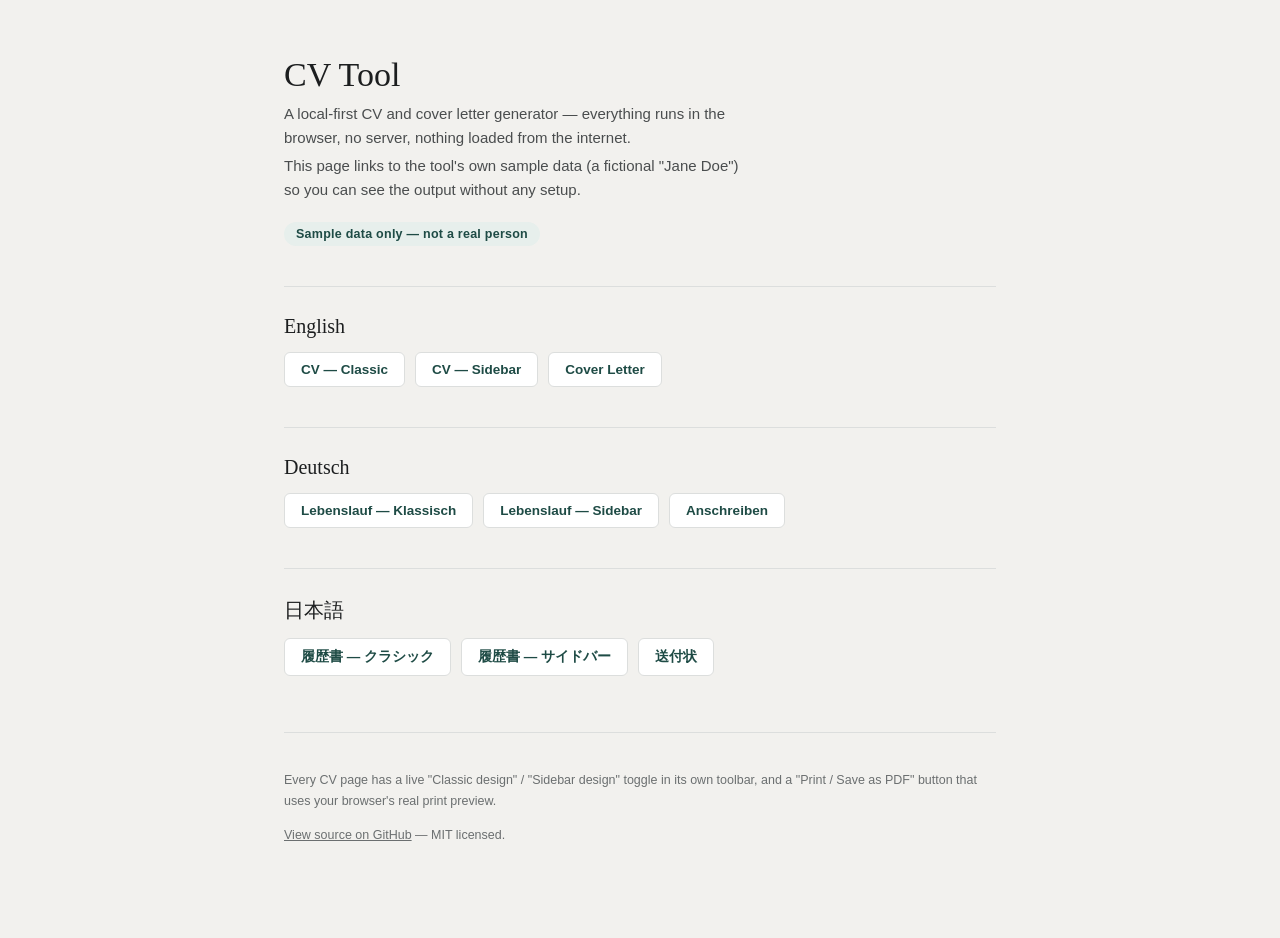
<file: index.html>
<!DOCTYPE html>
<html lang="en">
<head>
<meta charset="UTF-8">
<meta name="viewport" content="width=device-width, initial-scale=1">
<title>CV Tool — Live Demo</title>
<style>
  :root {
    --ink: #1c1e1f;
    --ink-soft: #4a4d4e;
    --meta: #6b6f70;
    --accent: #1e4b45;
    --accent-tint: #e7efec;
    --line: #dcdedd;
    --paper: #ffffff;
    --canvas: #f2f1ee;
    --font-display: "Iowan Old Style", "Palatino Linotype", Palatino, Georgia, serif;
    --font-body: -apple-system, BlinkMacSystemFont, "Segoe UI", Roboto, Helvetica, Arial, sans-serif;
  }
  * { box-sizing: border-box; }
  body {
    margin: 0;
    background: var(--canvas);
    color: var(--ink);
    font-family: var(--font-body);
    -webkit-font-smoothing: antialiased;
  }
  .wrap {
    max-width: 760px;
    margin: 0 auto;
    padding: 56px 24px 80px;
  }
  header h1 {
    font-family: var(--font-display);
    font-size: 34px;
    font-weight: 500;
    margin: 0 0 8px 0;
  }
  header p {
    font-size: 15px;
    line-height: 1.6;
    color: var(--ink-soft);
    max-width: 56ch;
    margin: 0 0 4px 0;
  }
  .badge {
    display: inline-block;
    margin-top: 16px;
    padding: 5px 12px;
    background: var(--accent-tint);
    color: var(--accent);
    font-size: 12.5px;
    font-weight: 600;
    letter-spacing: 0.02em;
    border-radius: 100px;
  }
  .lang-section {
    margin-top: 40px;
    padding-top: 28px;
    border-top: 1px solid var(--line);
  }
  .lang-section h2 {
    font-family: var(--font-display);
    font-size: 20px;
    font-weight: 500;
    margin: 0 0 14px 0;
  }
  .links {
    display: flex;
    flex-wrap: wrap;
    gap: 10px;
  }
  .links a {
    font-size: 13.5px;
    font-weight: 600;
    color: var(--accent);
    text-decoration: none;
    padding: 9px 16px;
    border: 1px solid var(--line);
    border-radius: 6px;
    background: var(--paper);
  }
  .links a:hover {
    border-color: var(--accent);
    background: var(--accent-tint);
  }
  footer {
    margin-top: 56px;
    padding-top: 24px;
    border-top: 1px solid var(--line);
    font-size: 12.5px;
    color: var(--meta);
    line-height: 1.7;
  }
  footer a {
    color: var(--meta);
  }
</style>
</head>
<body>
<div class="wrap">
  <header>
    <h1>CV Tool</h1>
    <p>A local-first CV and cover letter generator — everything runs in the browser, no server, nothing loaded from the internet.</p>
    <p>This page links to the tool's own sample data (a fictional "Jane Doe") so you can see the output without any setup.</p>
    <span class="badge">Sample data only — not a real person</span>
  </header>

  <div class="lang-section">
    <h2>English</h2>
    <div class="links">
      <a href="cv-tool-static/applications/example-company/cv.html">CV — Classic</a>
      <a href="cv-tool-static/applications/example-company/cv.html?design=sidebar">CV — Sidebar</a>
      <a href="cv-tool-static/applications/example-company/letter.html">Cover Letter</a>
    </div>
  </div>

  <div class="lang-section">
    <h2>Deutsch</h2>
    <div class="links">
      <a href="cv-tool-static/applications/example-company-de/cv.html">Lebenslauf — Klassisch</a>
      <a href="cv-tool-static/applications/example-company-de/cv.html?design=sidebar">Lebenslauf — Sidebar</a>
      <a href="cv-tool-static/applications/example-company-de/letter.html">Anschreiben</a>
    </div>
  </div>

  <div class="lang-section">
    <h2>日本語</h2>
    <div class="links">
      <a href="cv-tool-static/applications/example-company-ja/cv.html">履歴書 — クラシック</a>
      <a href="cv-tool-static/applications/example-company-ja/cv.html?design=sidebar">履歴書 — サイドバー</a>
      <a href="cv-tool-static/applications/example-company-ja/letter.html">送付状</a>
    </div>
  </div>

  <footer>
    <p>Every CV page has a live "Classic design" / "Sidebar design" toggle in its own toolbar, and a "Print / Save as PDF" button that uses your browser's real print preview.</p>
    <p><a href="https://github.com/">View source on GitHub</a> — MIT licensed.</p>
  </footer>
</div>
</body>
</html>
</file>
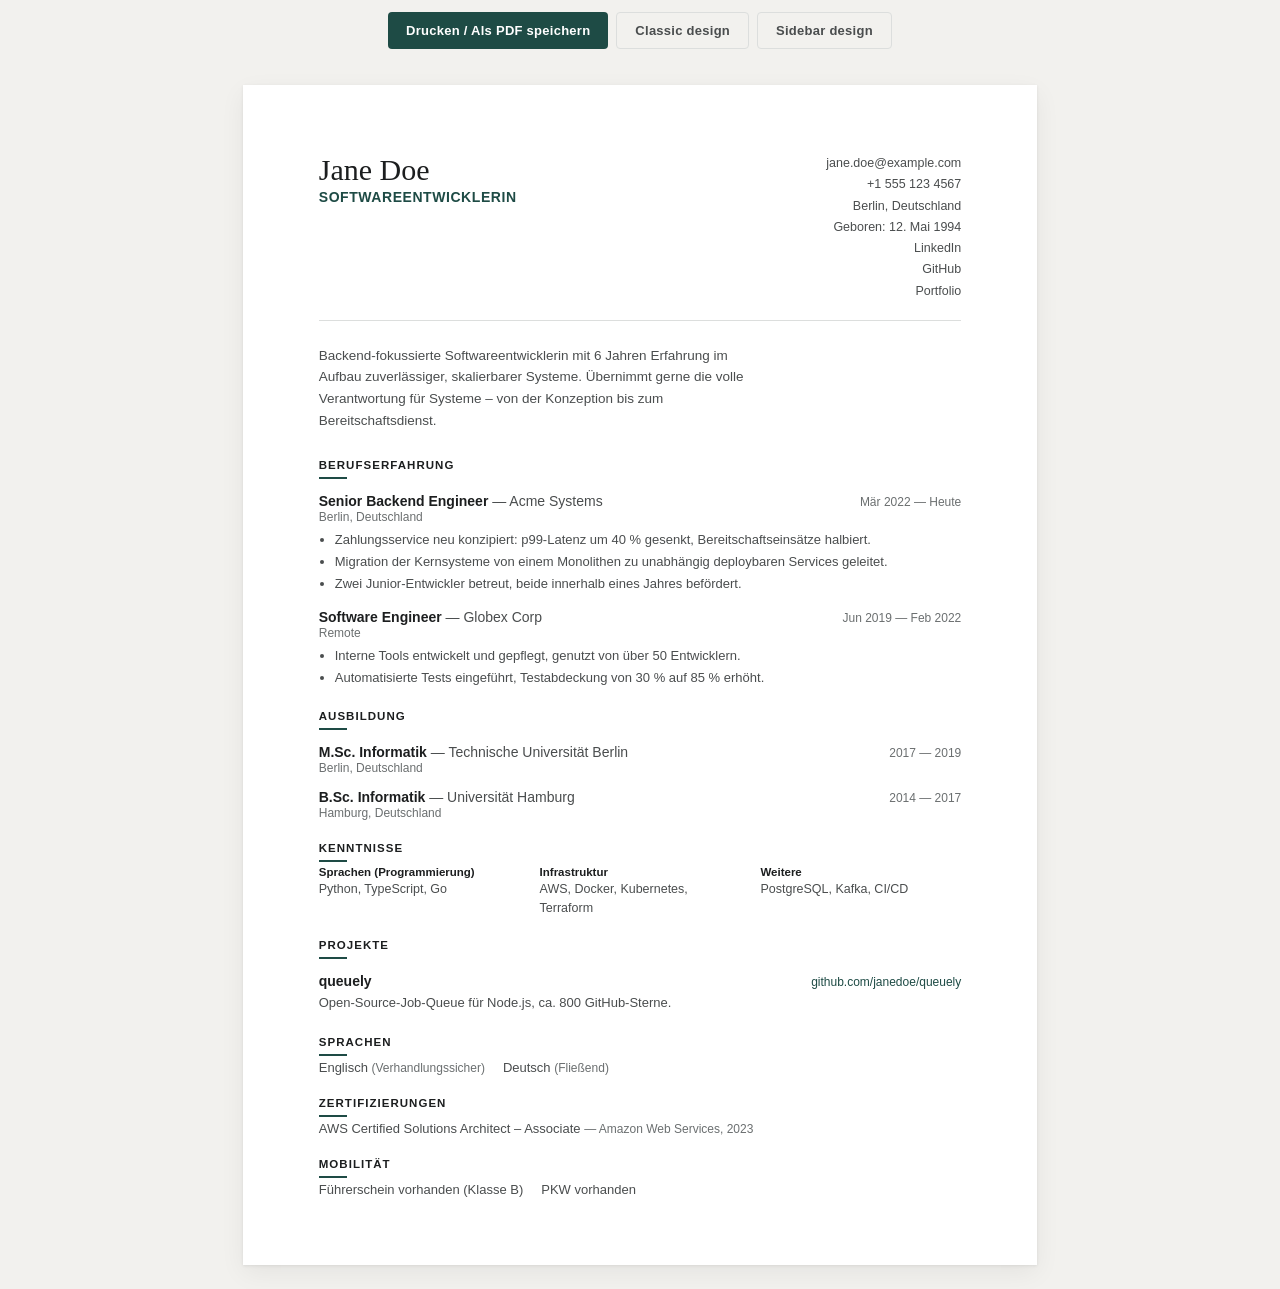
<file: cv-tool-static/applications/example-company-de/cv.html>
<!DOCTYPE html>
<html lang="en">
<head>
<meta charset="UTF-8">
<title>CV</title>
<link rel="stylesheet" href="../../styles/shared.css">
<link rel="stylesheet" href="../../styles/cv.css">
</head>
<body>
<div class="toolbar">
  <button id="printBtn" onclick="window.print()">Print / Save as PDF</button>
  <button class="secondary" onclick="switchDesign('classic')">Classic design</button>
  <button class="secondary" onclick="switchDesign('sidebar')">Sidebar design</button>
</div>
<main class="sheet" id="app"></main>

<!-- config.js sets APP_CONFIG.lang, which decides which base.<lang>.js loads below. -->
<script src="config.js"></script>
<script src="../../render/loader.js"></script>
<script>
  const lang = APP_CONFIG.lang || "en";
  loadScriptsInOrder(
    ["../../data/base." + lang + ".js", "../../render/labels.js", "../../render/render.js"],
    function () { renderCV(); }
  );
</script>
</body>
</html>
</file>
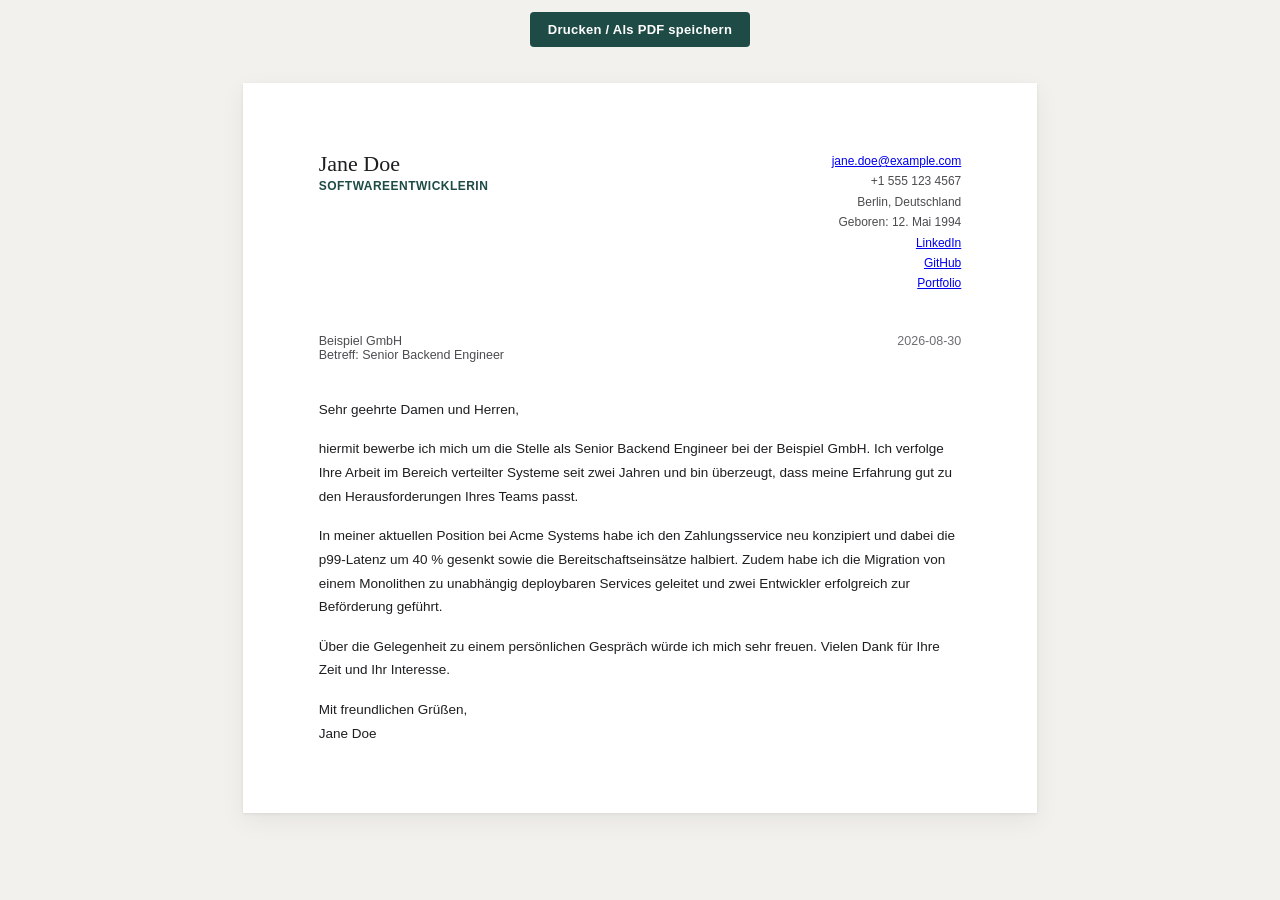
<file: cv-tool-static/applications/example-company-de/letter.html>
<!DOCTYPE html>
<html lang="en">
<head>
<meta charset="UTF-8">
<title>Cover Letter</title>
<link rel="stylesheet" href="../../styles/shared.css">
<link rel="stylesheet" href="../../styles/letter.css">
</head>
<body>
<div class="toolbar"><button id="printBtn" onclick="window.print()">Print / Save as PDF</button></div>
<main class="sheet" id="app"></main>

<!-- config.js sets APP_CONFIG.lang, which decides which base.<lang>.js loads below. -->
<script src="config.js"></script>
<script src="letter.js"></script>
<script src="../../render/loader.js"></script>
<script>
  const lang = APP_CONFIG.lang || "en";
  loadScriptsInOrder(
    ["../../data/base." + lang + ".js", "../../render/labels.js", "../../render/render.js"],
    function () { renderLetter(); }
  );
</script>
</body>
</html>
</file>
<file: cv-tool-static/styles/shared.css>
:root {
  --ink: #1c1e1f;
  --ink-soft: #4a4d4e;
  --meta: #6b6f70;
  --accent: #1e4b45;
  --accent-tint: #e7efec;
  --line: #dcdedd;
  --paper: #ffffff;
  --canvas: #f2f1ee;

  --font-display: "Iowan Old Style", "Palatino Linotype", Palatino, Georgia, serif;
  --font-body: -apple-system, BlinkMacSystemFont, "Segoe UI", Roboto, "Hiragino Sans", "Hiragino Kaku Gothic Pro",
    "Yu Gothic", Meiryo, Helvetica, Arial, sans-serif;

  --page-width: 210mm;
  --page-margin-v: 18mm;
  --page-margin-h: 20mm;
  --page-margin: var(--page-margin-v) var(--page-margin-h);
}

* {
  box-sizing: border-box;
}

html, body {
  margin: 0;
  padding: 0;
}

body {
  background: var(--canvas);
  color: var(--ink);
  font-family: var(--font-body);
  -webkit-font-smoothing: antialiased;
}

.sheet {
  position: relative;
  background: var(--paper);
  width: var(--page-width);
  max-width: 100%;
  margin: 24px auto;
  padding: var(--page-margin);
  box-shadow: 0 1px 3px rgba(0, 0, 0, 0.08), 0 8px 24px rgba(0, 0, 0, 0.06);
}

.toolbar {
  position: sticky;
  top: 0;
  display: flex;
  justify-content: center;
  gap: 8px;
  padding: 12px;
  background: var(--canvas);
  z-index: 10;
}

.toolbar button {
  font-family: var(--font-body);
  font-size: 13px;
  font-weight: 600;
  letter-spacing: 0.02em;
  color: var(--paper);
  background: var(--accent);
  border: none;
  border-radius: 4px;
  padding: 10px 18px;
  cursor: pointer;
}

.toolbar button:hover {
  opacity: 0.9;
}

.toolbar button.secondary {
  background: transparent;
  color: var(--ink-soft);
  border: 1px solid var(--line);
}

@page {
  size: A4;
  margin: 0;
}

@media print {
  body {
    background: var(--paper);
  }
  .toolbar {
    display: none;
  }
  .sheet {
    box-shadow: none;
    margin: 0;
    width: auto;
    padding: var(--page-margin);
  }
}
</file>
<file: cv-tool-static/styles/cv.css>
.cv-header {
  display: flex;
  justify-content: space-between;
  align-items: flex-start;
  gap: 24px;
  padding-bottom: 18px;
  border-bottom: 1px solid var(--line);
  margin-bottom: 24px;
}

.cv-header .identity h1 {
  font-family: var(--font-display);
  font-size: 30px;
  font-weight: 500;
  margin: 0 0 2px 0;
  color: var(--ink);
}

.cv-header .identity .role {
  font-family: var(--font-body);
  font-size: 14px;
  font-weight: 600;
  letter-spacing: 0.04em;
  text-transform: uppercase;
  color: var(--accent);
  margin: 0;
}

.cv-header .contact {
  text-align: right;
  font-size: 12.5px;
  line-height: 1.7;
  color: var(--ink-soft);
  white-space: nowrap;
}

.cv-header .contact a {
  color: var(--ink-soft);
  text-decoration: none;
}

.cv-header .photo img {
  width: 76px;
  height: 76px;
  border-radius: 50%;
  object-fit: cover;
  display: block;
}

.summary {
  font-size: 13.5px;
  line-height: 1.6;
  color: var(--ink-soft);
  margin: 0 0 28px 0;
  max-width: 60ch;
}

section.block {
  margin-bottom: 22px;
}

section.block:last-child {
  margin-bottom: 0;
}

.section-label {
  font-family: var(--font-body);
  font-size: 11.5px;
  font-weight: 700;
  letter-spacing: 0.09em;
  text-transform: uppercase;
  color: var(--ink);
  margin: 0 0 4px 0;
}

.section-label::after {
  content: "";
  display: block;
  width: 28px;
  height: 2px;
  background: var(--accent);
  margin-top: 6px;
}

.entry {
  margin-top: 14px;
}

.entry:first-of-type {
  margin-top: 12px;
}

.entry-head {
  display: flex;
  justify-content: space-between;
  align-items: baseline;
  gap: 12px;
}

.entry-head .title {
  font-size: 14px;
  font-weight: 600;
  color: var(--ink);
}

.entry-head .title .at {
  font-weight: 400;
  color: var(--ink-soft);
}

.entry-head .dates {
  font-size: 12px;
  color: var(--meta);
  white-space: nowrap;
  font-variant-numeric: tabular-nums;
}

.entry .location {
  font-size: 12px;
  color: var(--meta);
  margin-top: 1px;
}

.entry ul {
  margin: 6px 0 0 0;
  padding-left: 16px;
}

.entry li {
  font-size: 13px;
  line-height: 1.55;
  color: var(--ink-soft);
  margin-bottom: 2px;
}

.entry .details {
  font-size: 13px;
  line-height: 1.55;
  color: var(--ink-soft);
  margin-top: 4px;
}

.skills-grid {
  display: grid;
  grid-template-columns: repeat(3, 1fr);
  gap: 10px 20px;
}

.skills-grid .category .cat-name {
  font-size: 11.5px;
  font-weight: 600;
  color: var(--ink);
  margin-bottom: 2px;
}

.skills-grid .category .cat-items {
  font-size: 12.5px;
  color: var(--ink-soft);
  line-height: 1.5;
}

.languages-row,
.certifications-row,
.mobility-row {
  display: flex;
  flex-wrap: wrap;
  gap: 4px 18px;
  font-size: 13px;
  color: var(--ink-soft);
}

.languages-row .lang-level,
.certifications-row .cert-meta {
  color: var(--meta);
  font-size: 12px;
}

.projects .entry .proj-link {
  font-size: 12px;
  color: var(--accent);
  text-decoration: none;
}

/* =========================================================
   Sidebar design — two-column layout with a colored sidebar
   for photo/contact/skills/languages/certifications/mobility,
   and a white main column for summary/experience/education/
   projects. Toggled via the toolbar buttons in cv.html.
   ========================================================= */

.design-sidebar {
  --sidebar-bg: #16332e;
  --sidebar-accent: #8fc3b2;
  --sidebar-text: #f2f6f4;
  --sidebar-text-soft: rgba(242, 246, 244, 0.78);
  --sidebar-text-faint: rgba(242, 246, 244, 0.5);
}

.cv-two-col {
  display: grid;
  grid-template-columns: 34% 1fr;
  align-items: start;
  margin: calc(-1 * var(--page-margin-v)) calc(-1 * var(--page-margin-h));
}

.cv-sidebar {
  background: var(--sidebar-bg);
  color: var(--sidebar-text);
  min-height: 100%;
  padding: var(--page-margin-v) 18px var(--page-margin-v) var(--page-margin-h);
}

.cv-main {
  padding: var(--page-margin-v) var(--page-margin-h) var(--page-margin-v) 24px;
}

.side-photo {
  display: flex;
  justify-content: center;
  margin-bottom: 12px;
}

.side-photo img {
  width: 108px;
  height: 108px;
  border-radius: 50%;
  object-fit: cover;
  display: block;
  border: 3px solid rgba(255, 255, 255, 0.22);
}

.side-identity {
  text-align: center;
  margin-bottom: 16px;
}

.side-identity h1 {
  font-family: var(--font-display);
  font-size: 21px;
  font-weight: 500;
  color: #ffffff;
  margin: 0 0 3px 0;
}

.side-identity .role {
  font-family: var(--font-body);
  font-size: 11.5px;
  font-weight: 600;
  letter-spacing: 0.04em;
  text-transform: uppercase;
  color: var(--sidebar-accent);
  margin: 0;
}

.side-contact {
  text-align: center;
  font-size: 11.5px;
  line-height: 1.85;
  color: var(--sidebar-text-soft);
  padding-bottom: 18px;
  margin-bottom: 20px;
  border-bottom: 1px solid rgba(255, 255, 255, 0.16);
  word-break: break-word;
}

.side-contact a {
  color: var(--sidebar-text-soft);
  text-decoration: none;
}

.cv-sidebar section.block {
  margin-bottom: 20px;
}

.cv-sidebar .section-label {
  color: #ffffff;
  font-size: 10.5px;
}

.cv-sidebar .section-label::after {
  background: var(--sidebar-accent);
}

.cv-sidebar .skills-grid .cat-name {
  color: #ffffff;
}

.cv-sidebar .skills-grid .cat-items {
  color: var(--sidebar-text-soft);
}

.cv-sidebar .skills-grid {
  grid-template-columns: 1fr;
  gap: 10px;
}

.cv-sidebar .languages-row,
.cv-sidebar .certifications-row,
.cv-sidebar .mobility-row {
  flex-direction: column;
  gap: 5px;
  color: var(--sidebar-text-soft);
}

.cv-sidebar .lang-level,
.cv-sidebar .cert-meta {
  color: var(--sidebar-text-faint);
}

.cv-main .summary {
  margin-bottom: 24px;
}

@media print {
  .entry {
    break-inside: avoid;
  }
  .section-label {
    break-after: avoid;
  }
  section.block.compact {
    break-inside: avoid;
  }
  .cv-sidebar {
    -webkit-print-color-adjust: exact;
    print-color-adjust: exact;
  }
}
</file>
<file: cv-tool-static/styles/letter.css>
.letter-header {
  display: flex;
  justify-content: space-between;
  align-items: flex-start;
  gap: 24px;
  margin-bottom: 40px;
}

.letter-header h1 {
  font-family: var(--font-display);
  font-size: 22px;
  font-weight: 500;
  margin: 0 0 2px 0;
  color: var(--ink);
}

.letter-header .role {
  font-family: var(--font-body);
  font-size: 12px;
  font-weight: 600;
  letter-spacing: 0.04em;
  text-transform: uppercase;
  color: var(--accent);
  margin: 0;
}

.letter-header .contact {
  text-align: right;
  font-size: 12px;
  line-height: 1.7;
  color: var(--ink-soft);
  white-space: nowrap;
}

.letter-meta {
  display: flex;
  justify-content: space-between;
  font-size: 12.5px;
  color: var(--meta);
  margin-bottom: 36px;
}

.letter-meta .recipient {
  color: var(--ink-soft);
}

.letter-body p {
  font-size: 13.5px;
  line-height: 1.75;
  color: var(--ink);
  margin: 0 0 16px 0;
}

.letter-body p:last-child {
  margin-bottom: 0;
}
</file>
